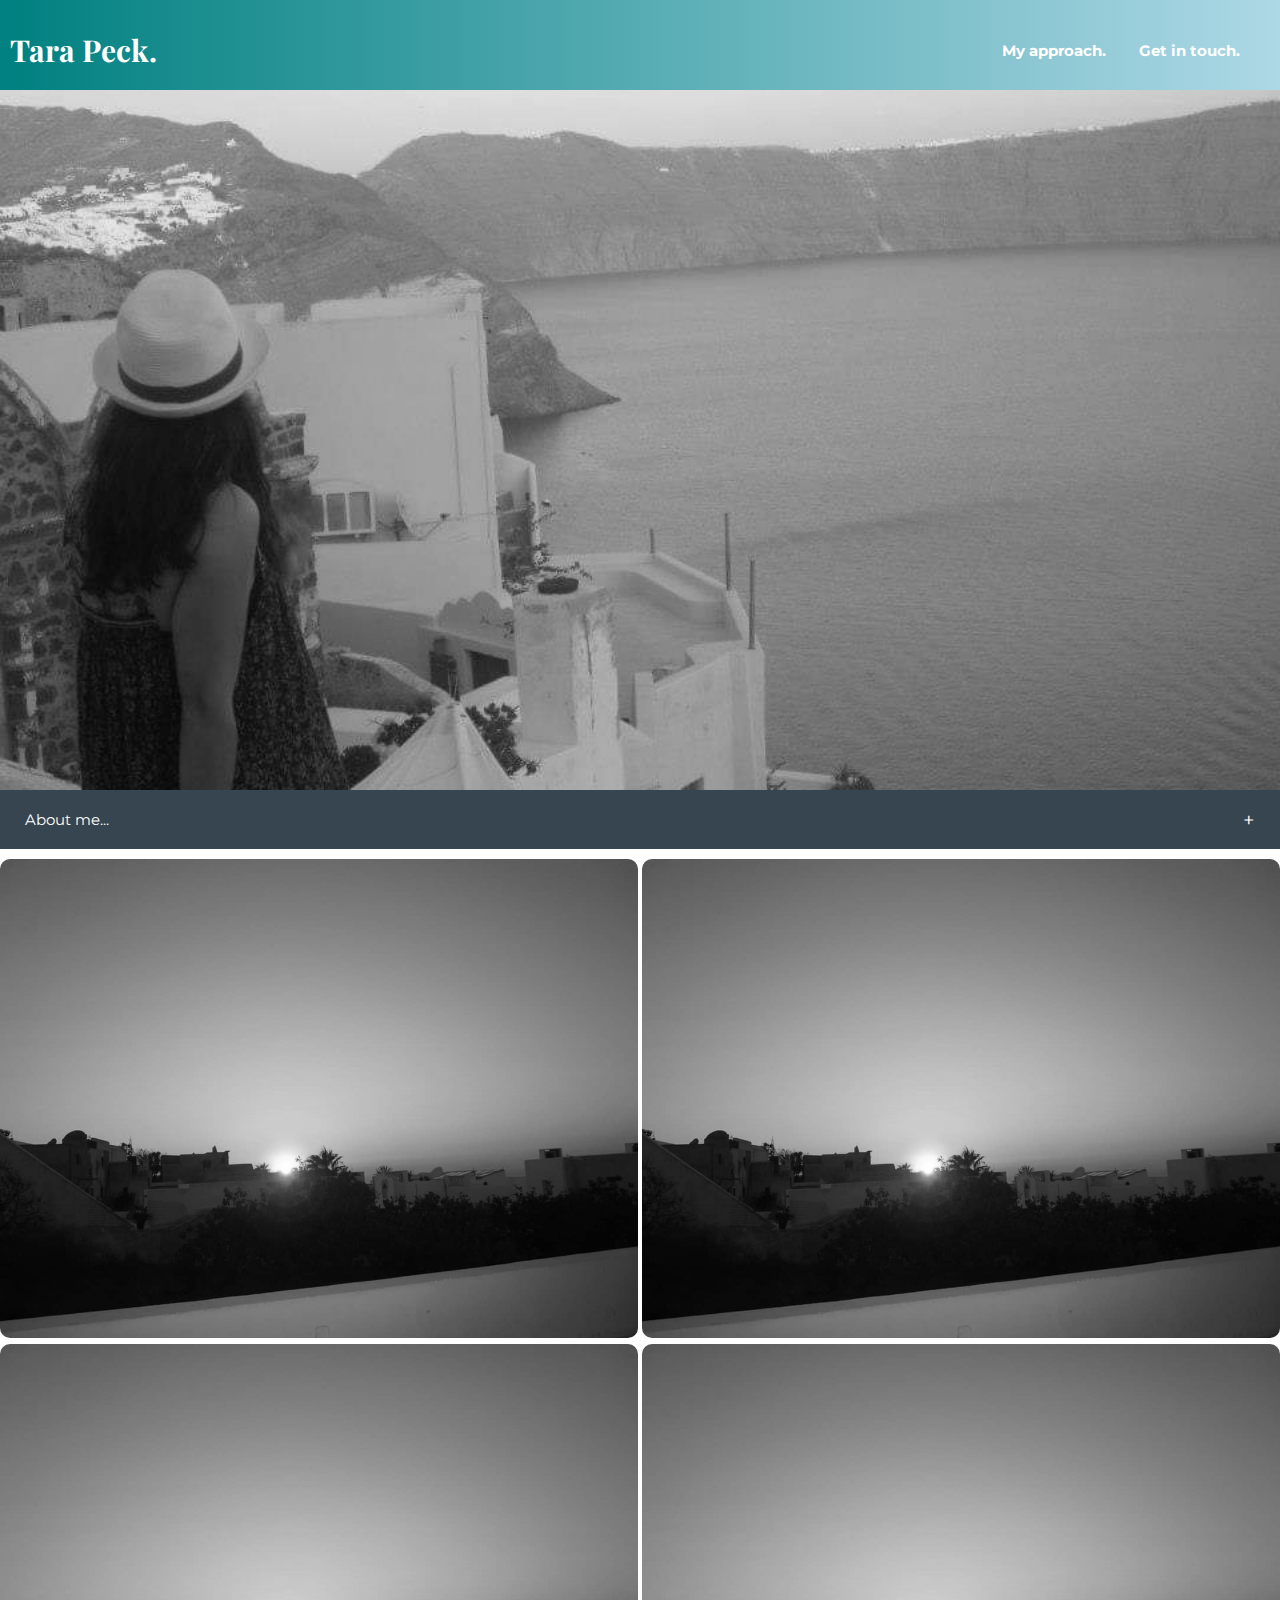
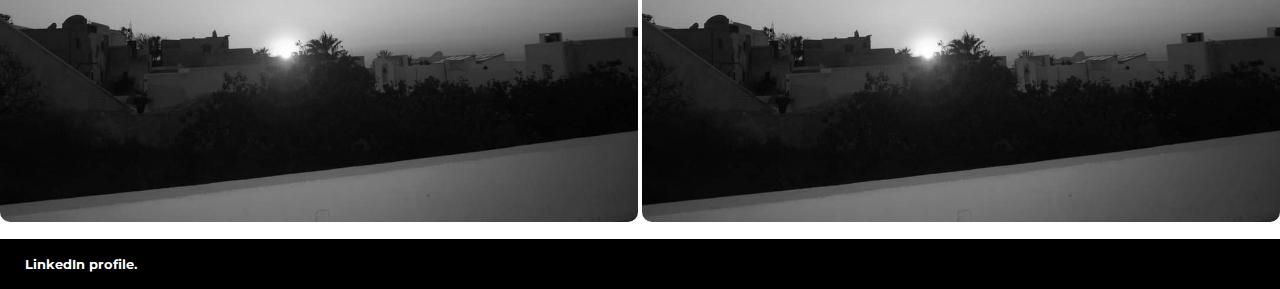
<file: index.html>
<!DOCTYPE html>
<html lang="en">
<head>
    <meta charset="UTF-8">
    <meta http-equiv="X-UA-Compatible" content="IE=edge">
    <meta name="viewport" content="width=device-width, initial-scale=1.0">
    <meta name="description" content="Tara's web portfolio">
    <title>Tara's web portfolio</title>
    <link rel="preconnect" href="https://fonts.googleapis.com">
    <link rel="preconnect" href="https://fonts.gstatic.com" crossorigin>
    <link href="https://fonts.googleapis.com/css2?family=Montserrat&family=Open+Sans:wght@500&family=Playfair+Display:wght@900&family=Shadows+Into+Light&display=swap" rel="stylesheet">
    <link rel="stylesheet" href="CSS/styles.css">
</head>
<body>

<!--Modal-->    
    <div id="modal">
        <dialog class="modal-content open-sans">
            <div class="modal-close">
                <span class="modal-close-icon">&times;</span>
            </div>
          <p class="open-sans">I'd love to hear from you!</p>
          <a href="mailto:tpeck7@gmail.com" alt="send me an email">
            <button class=modal-button>Email me</button>
        </a>
        </dialog>
       </div>

 <!--Side Menu-->      
    <aside class="side-menu">
        <header class="side-menu-header">
            <h1 class="side-menu-logo playfair">Tara Peck.</h1>
            <div class="side-menu-close">
                <span class="side-menu-close-icon">&times;</span>
            </div>
        </header>
        <div class="side-menu-content">
            <a href="my-approach.html" class="side-link montserrat" alt="My approach">My approach</a>
            <a href="#" class="side-link montserrat" id="get-in-touch-sidebar" alt="Get in touch">Get in touch</a>
        </div>
    </aside>

<!--Site Header-->    
    <header class="site-header">
        <nav class="navbar">
            <div class="logo playfair">
                <h1>Tara Peck.</h1>
            </div>
            <div class="navbar-items montserrat">
                <a href="my-approach.html" class="nav-link" alt="My approach">My approach.</a>
                <a href="#" class="nav-link" id="get-in-touch-nav" alt="Get in touch">Get in touch.</a>
            </div>
            <div class="hamburger-menu">
                <span class="hamburger-bar"></span>
                <span class="hamburger-bar"></span>
                <span class="hamburger-bar"></span>
            </div>
        </nav>
    </header>

<!--Main Content-->    
    <main class="tara-profile">
        <section class="profile-top background-image"></section>     
        <button type="button" class="collapsible montserrat"><p class="button-text">About me...</p><span class="plus-minus-symbol">+</span></button>
        <div class="collapsible-content shadows-into-light">
            <p class="collapsible-text">Hello. my name is Tara. I'm a Web Designer based in Melbourne, Australia. I enjoy being creative and thinking outside the box. Some examples of my projects are available here. Feel free to connect with me if you'd like to chat!</p>
        </div>   
    </main>
    <section class="lower-section">
        <div class="project-grid">
            <div class="projects">
              <img src="images/project-pic-1.jpg" alt="project 1">
              <p class="project-overlay open-sans">Project 1</p>
              </div>
            <div class="projects">
              <img src="images/project-pic-2.jpg" alt="project 2">
              <p class="project-overlay open-sans">Project 2</p>
            </div>
             <div class="projects"> 
                <img src="images/project-pic-3.jpg" alt="project 2">
                <p class="project-overlay open-sans">Project 3</p>
             </div>
             <div class="projects">
                <img src="images/project-pic-4.jpg" alt="project 4">
                <p class="project-overlay open-sans">Project 4</p>
              </div>
          </div> 
        </section>

 <!--Footer-->       
    <footer>
      <a href="#" class="footer-link montserrat" alt="linkedin profile">LinkedIn profile.</a>
    </footer>

    <script src="javascript/index.js" type="text/javascript"></script>
</body>
</html>
</file>
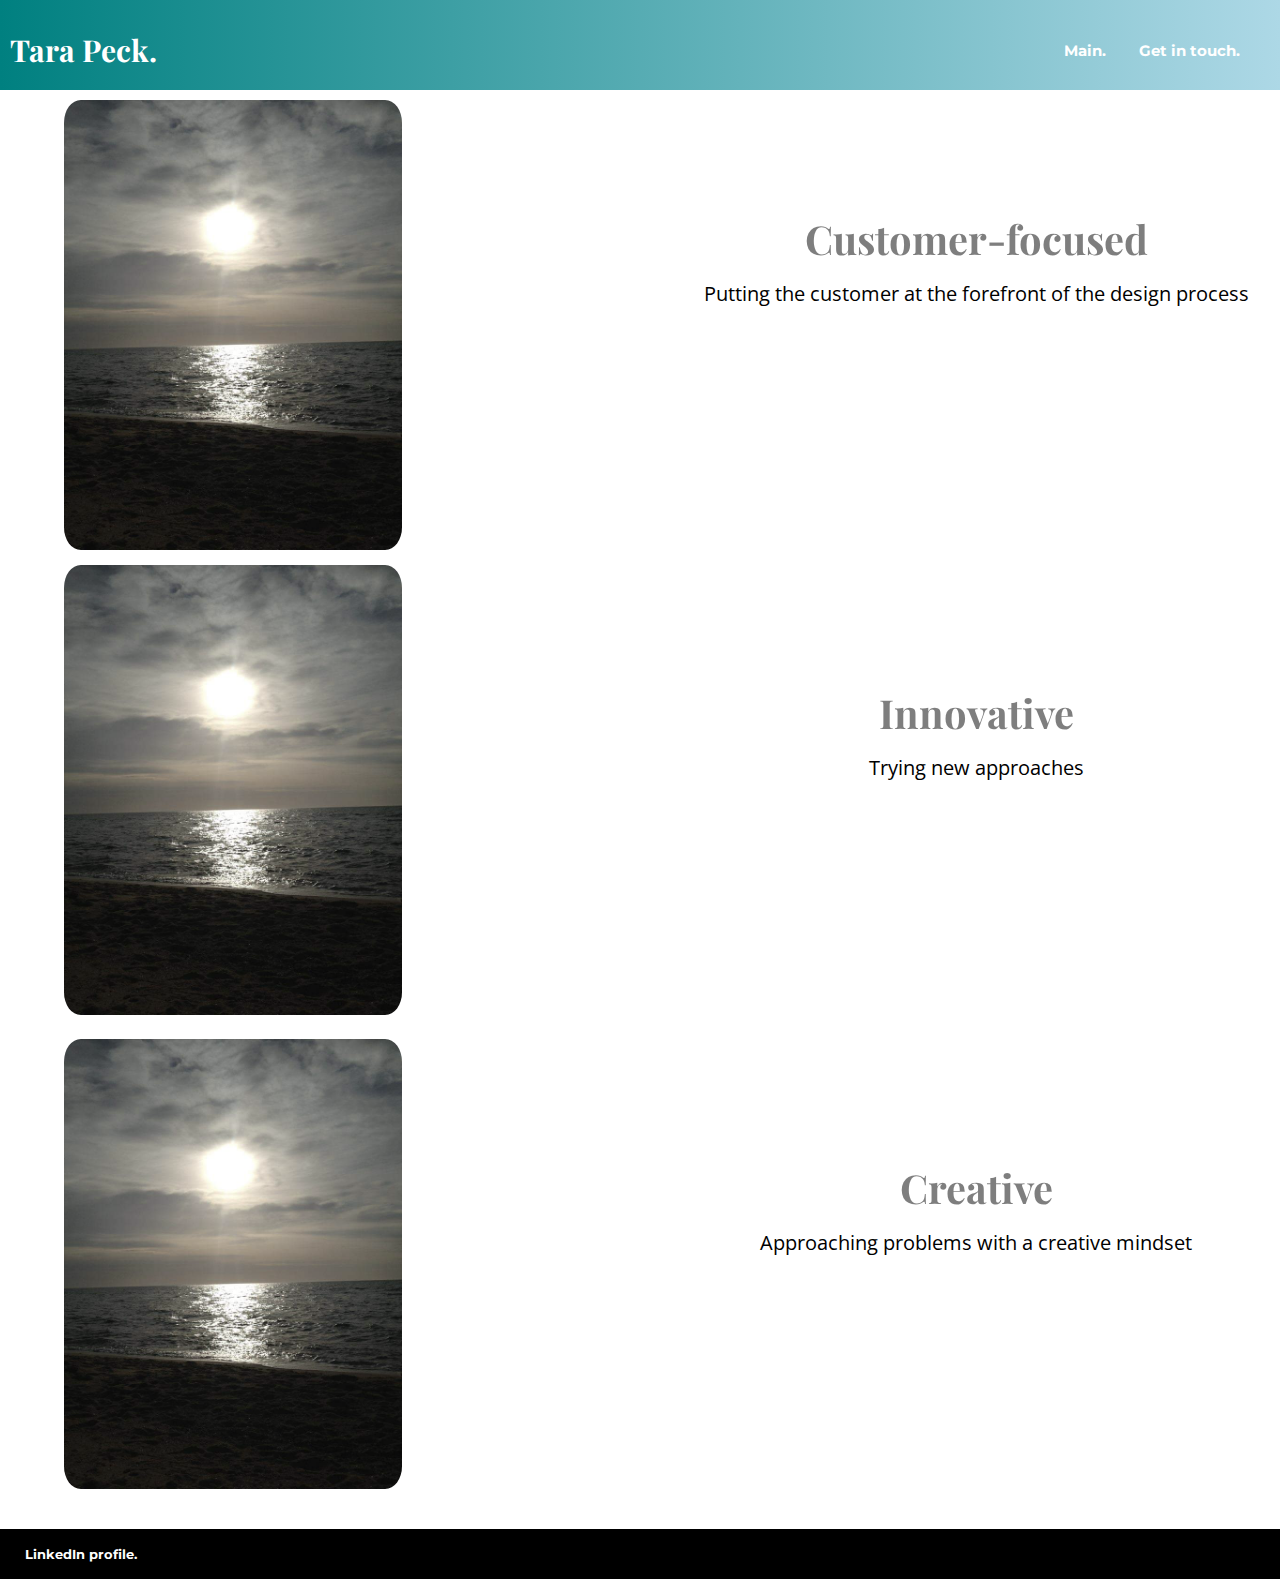
<file: my-approach.html>
<!DOCTYPE html>
<html lang="en">
<head>
    <meta charset="UTF-8">
    <meta name="viewport" content="width=device-width, initial-scale=1.0">
    <title>My approach</title>
    <link rel="preconnect" href="https://fonts.googleapis.com">
    <link rel="preconnect" href="https://fonts.gstatic.com" crossorigin>
    <link href="https://fonts.googleapis.com/css2?family=Montserrat&family=Open+Sans:wght@500&family=Playfair+Display:wght@900&family=Shadows+Into+Light&display=swap" rel="stylesheet">
    <link rel="stylesheet" href="CSS/styles.css">
</head>
<body> 

<!--Modal-->
    <div id="modal">
            <dialog class="modal-content open-sans">
                <div class="modal-close">
                    <span class="modal-close-icon">&times;</span>
                </div>
              <p class="open-sans">I'd love to hear from you!</p>
              <a href="mailto:tpeck7@gmail.com" alt="send me an email">
                <button class=modal-button>Email me</button>
            </a>
            </dialog>
           </div>  
           
 <!--Side Menu-->          
    <aside class="side-menu">
        <header class="side-menu-header">
            <h1 class="side-menu-logo playfair">Tara Peck.</h1>
            <div class="side-menu-close">
                <span class="side-menu-close-icon">&times;</span>
            </div>
        </header>
        <div class="side-menu-content">
            <a href="index.html" class="side-link montserrat" id="main-button" alt="Main">Main</a>
            <a href="#" class="side-link montserrat" id="get-in-touch-sidebar" alt="Get in touch">Get in touch</a>
        </div>
    </aside>

<!--Site Navigation Menu-->    
    <header class="site-header">
        <nav class="navbar">
            <div class="logo playfair">
                <a href="index.html" class="logo-link" alt="site logo"><h1>Tara Peck.</h1></a>
            </div>
            <div class="navbar-items montserrat">
                <a href="index.html" class="nav-link" alt="Main">Main.</a>
                <a href="#" class="nav-link" id="get-in-touch-nav" alt="Get in touch">Get in touch.</a>
            </div>
            <div class="hamburger-menu">
                <span class="hamburger-bar"></span>
                <span class="hamburger-bar"></span>
                <span class="hamburger-bar"></span>
            </div>
        </nav>
    </header>

 <!--Main Content-->   
    <main>
        <section class="my-approach" id="approach-1">
            <img src="images/my-approach-pic.jpg" class="my-approach-image" id="my-approach-image-1" alt="my approach image">
            <div class="my-approach-content">
                <button type="button" class="collapsible montserrat" id="my-approach-collapsible"><p class="button-text">Customer-focused</p><span class="plus-minus-symbol plus">+</span></button>
                <h2 class="playfair">Customer-focused</h2>
                <p class="collapsible-content open-sans" id="my-approach-collapsible-content">Putting the customer at the forefront of the design process</p>
            </div>
        </section>
        <section class="my-approach" id="approach-2">
            <img src="images/my-approach-pic.jpg" class="my-approach-image" id="my-approach-image-2" alt="my approach image">
            <div class="my-approach-content">
                <button type="button" class="collapsible montserrat" id="my-approach-collapsible"><p class="button-text">Innovative</p><span class="plus-minus-symbol plus">+</span></button>
                <h2 class="playfair">Innovative</h2>
                <p class="collapsible-content open-sans" id="my-approach-collapsible-content">Trying new approaches</p>
            </div>
        </section>
        <section class="my-approach" id="approach-3">
            <img src="images/my-approach-pic.jpg" class="my-approach-image" id="my-approach-image-3" alt="my approach image">
            <div class="my-approach-content">
                <button type="button" class="collapsible montserrat" id="my-approach-collapsible"><p class="button-text">Creative</p><span class="plus-minus-symbol plus">+</span></button>
                <h2 class="playfair">Creative</h2>
                <p class="collapsible-content open-sans" id="my-approach-collapsible-content">Approaching problems with a creative mindset</p>
            </div>
        </section>
    </main>

 <!--Footer-->   
    <footer>
        <a href="#" class="footer-link montserrat" alt="linkedin profile">LinkedIn profile.</a>
      </footer>
      <script src="javascript/my-approach.js" type="text/javascript"></script>
</body>
</html>
</file>
<file: CSS/styles.css>
* {
    box-sizing: border-box;
} 

body {
    margin: 0;
}

html {
    font-size: 62.5%;
}

#modal {
    position: absolute; 
    top: 50%;
    left: 50%;
    z-index: 1000;
    transform: translate(-50%, -50%);
}

.modal-content {
    text-align: center;
    font-size: 2rem;
    width: 400px;
    height: 200px;
    border: 7px solid #36454F;
    background-color: white;
}

.modal-button {
    background-color: #008080;
    color: white;
    font-size: 2rem;
    border: none;
    height: 53px;
    width: 250px;
    cursor: pointer;
}

.modal-close {
    position: absolute;
    top: 0;
    right: 0;
    padding: 0 1rem 0 0;
    font-size: 3rem;
    cursor: pointer;
}

dialog::backdrop {
    background-color: #000000;
    opacity: .7;
}

.navbar {
    display: flex;
    align-items: center;
    padding: 1rem 1rem 0 1rem;
    background: linear-gradient(to right, #008080, #ADD8E6);
}

.logo {
    font-size: 1.5rem;
    color: white;
    margin-right:auto;

}

.logo-link {
    text-decoration: none;
    color: white;
}

.logo-link:hover {
    color: white;
}

.navbar-items {
    display: none;
    font-weight: bolder;
}

.nav-link {
    text-decoration: none;
    padding-right: 30px;
    font-size: 1.5rem;
    color: white;
}

.side-menu {
    background: #36454F;
    position: fixed;
    opacity: 0;
    z-index: 1000;
    width: 100vw;
    height: 100%;
    overflow-y: hidden;
    transition: 0.5s ease-in;
    transform: translateX(100%);
}

.side-menu-header {
    display: flex;
    align-items: center;
    padding: 1rem 1rem 0 1rem;
    background: linear-gradient(to right, #008080, #ADD8E6);
}

.side-menu-logo {
    color: white;
    font-size: 2.5rem;
    margin-right: auto;
}

.side-menu-close {
    display: block;
    margin-right: 1rem;
    cursor: pointer;
 }

.side-menu-close-icon {
    font-size: 5rem;
    color: white;
}

.side-link {
    text-decoration: none;
    display: block;
    padding: 30px;
    font-size: 4rem;
    color: white;
}


.side-menu-content {
    display: block;
    color: white;
    font-size: 5rem;
    margin-top: 0;
}


@media (min-width: 480px) {
    .navbar-items {
        display: block;
    }
}

a:hover {
    color: #000000;
}

.hamburger-menu {
   display: block;
   margin-right: 1rem;
   cursor: pointer;
}

.hamburger-bar {
    display: flex;
    width: 25px;
    height: 3px;
    margin: 5px auto;
    background-color: white;
    }

@media (min-width: 480px) {
    .hamburger-menu {
        display: none;
    }
}

.profile-top {
    display: block;
    justify-content: center;
    align-content: center;
    height: 700px;
    width: 100%;
    background-image: url('../images/profile-image.jpg');
    background-size: cover;
    background-repeat: no-repeat;
    background-attachment: fixed;
}

.background-image {
    filter: grayscale(100%);
}

.profile-overlay-text {
    position: absolute;
    height: 20px;
}
    

.profile-bio {
    text-align: center;
    font-size: 1.5rem;
    padding: 2rem 2rem 3rem 2rem;
}

.project-grid {
    display: flex; 
    flex-wrap: wrap;
    justify-content: center;
    align-items: center;
    margin-top: 0;
}

@media (min-width: 480px) {
.project-grid {
display: grid; 
grid-template-columns: repeat(2, 1fr);
gap: .4rem;
}
}

.projects {
    position: relative;
}

.project-overlay {
    position: absolute;
    top: 0;
    left: 0;
    margin-top: 0;
    border-top-left-radius: .4rem;
    border-bottom-right-radius: .4rem;
    width: 35%;
    background: #36454F; 
    color: #f1f1f1;
    text-transform: uppercase;
    transition: .5s ease;
    opacity:0;
    color: white;
    font-size: 1.5rem;
    padding: 1rem;
    }

.projects:hover .project-overlay {
    opacity: 1;
    }

.projects:hover img {
    filter: grayscale(0%);
}

.projects img {
    max-width: 100%;
    max-height: 55%;
    border-radius: 1rem;
    filter: grayscale(100%);
}

.collapsible {
    display: flex;
    justify-content: space-between;
    align-items: center;
    background-color: #36454F;
    color: white;
    cursor: pointer;
    padding: .5rem;
    width: 100%;
    border: none;
    text-align: left;
    outline: none;
    font-size: 2rem;
}

.collapsible-content {
    visibility: hidden;
    height: 0px;
    text-align: center;
    font-size: 2rem;
    padding: .5rem;
    overflow: hidden;
    background-color:white;
    animation: ease-in 1s slide-open;
    margin-bottom: 0;
    transition: 1s ease-out;
}


.plus-minus-symbol {
    padding-right: 2rem;
    font-size: 2rem;
    
}

.button-text {
    font-size: 1.5rem;
    padding-left: 2rem;
}

.show-collapsible {
    display: flex;
    visibility:visible;
    justify-content: center;
    align-items: center;
    height: 248px;
    transition: 1s ease-in;
}

/*@media (min-width: 480px) {

    .show-collapsible {
        height: 180px;
    }
}*/

.my-approach {
    display: block;
    justify-content: center;
    text-align: center;
}

.my-approach-image {
    height: 45rem;
    padding: 0;
    filter: grayscale(30%);
    border-radius: 5%;
}

#my-approach-image-1 {
    margin-bottom: 1rem;
    margin-top: 1rem;
}

#my-approach-image-2 {
    margin-bottom: 1rem;
}

#my-approach-image-3 {
    margin-bottom: 1rem;
}

.my-approach-content h2 {
    display: none;
    font-size: 4rem;
    opacity: 0.5;
    margin: 0;
    padding: 0;
}

.my-approach-content p {
    font-size: 2rem;
    margin: 0;
    padding: 1.5rem;
    max-height: 100%;
    visiblity: hidden, visible;
    transition: 5s -5s;
    transition-property: visibility;
}


@media (min-width: 480px) {
    .my-approach {
        display: grid; 
        grid-template-columns: repeat(2, 1fr);
        padding-left: 5%;
        }

    .my-approach h2 {
        padding-top: 20%;
    }    

    #my-approach-collapsible {
        display: none;
    }

    .my-approach-content h2 {
        display: block;
    }

    .my-approach-content {
        display: block;
    }
    #my-approach-collapsible-content {
        height: 300px;
        visibility: visible;
    }
}

footer {
    display: flex;
    align-items: center;
    padding: 2.5rem;
    background: #000000;
    height: 3rem;
    margin-top: 1.5rem;
}

.footer-link {
    text-decoration: none;
    color: white;
    font-size: 1.3rem;
    font-weight: bolder;
}

.footer-link:hover {
    color: #008080;
}

.show-side-menu {
    opacity: 1;
    transform: translateX(0%);
}

.playfair {
    font-family: 'Playfair Display', serif;
}

.montserrat {
    font-family: 'Montserrat', sans-serif;
}

.open-sans {
    font-family: 'Open Sans', sans-serif;
}

.shadows-into-light {
    font-family: 'Shadows Into Light', cursive;
}
</file>
